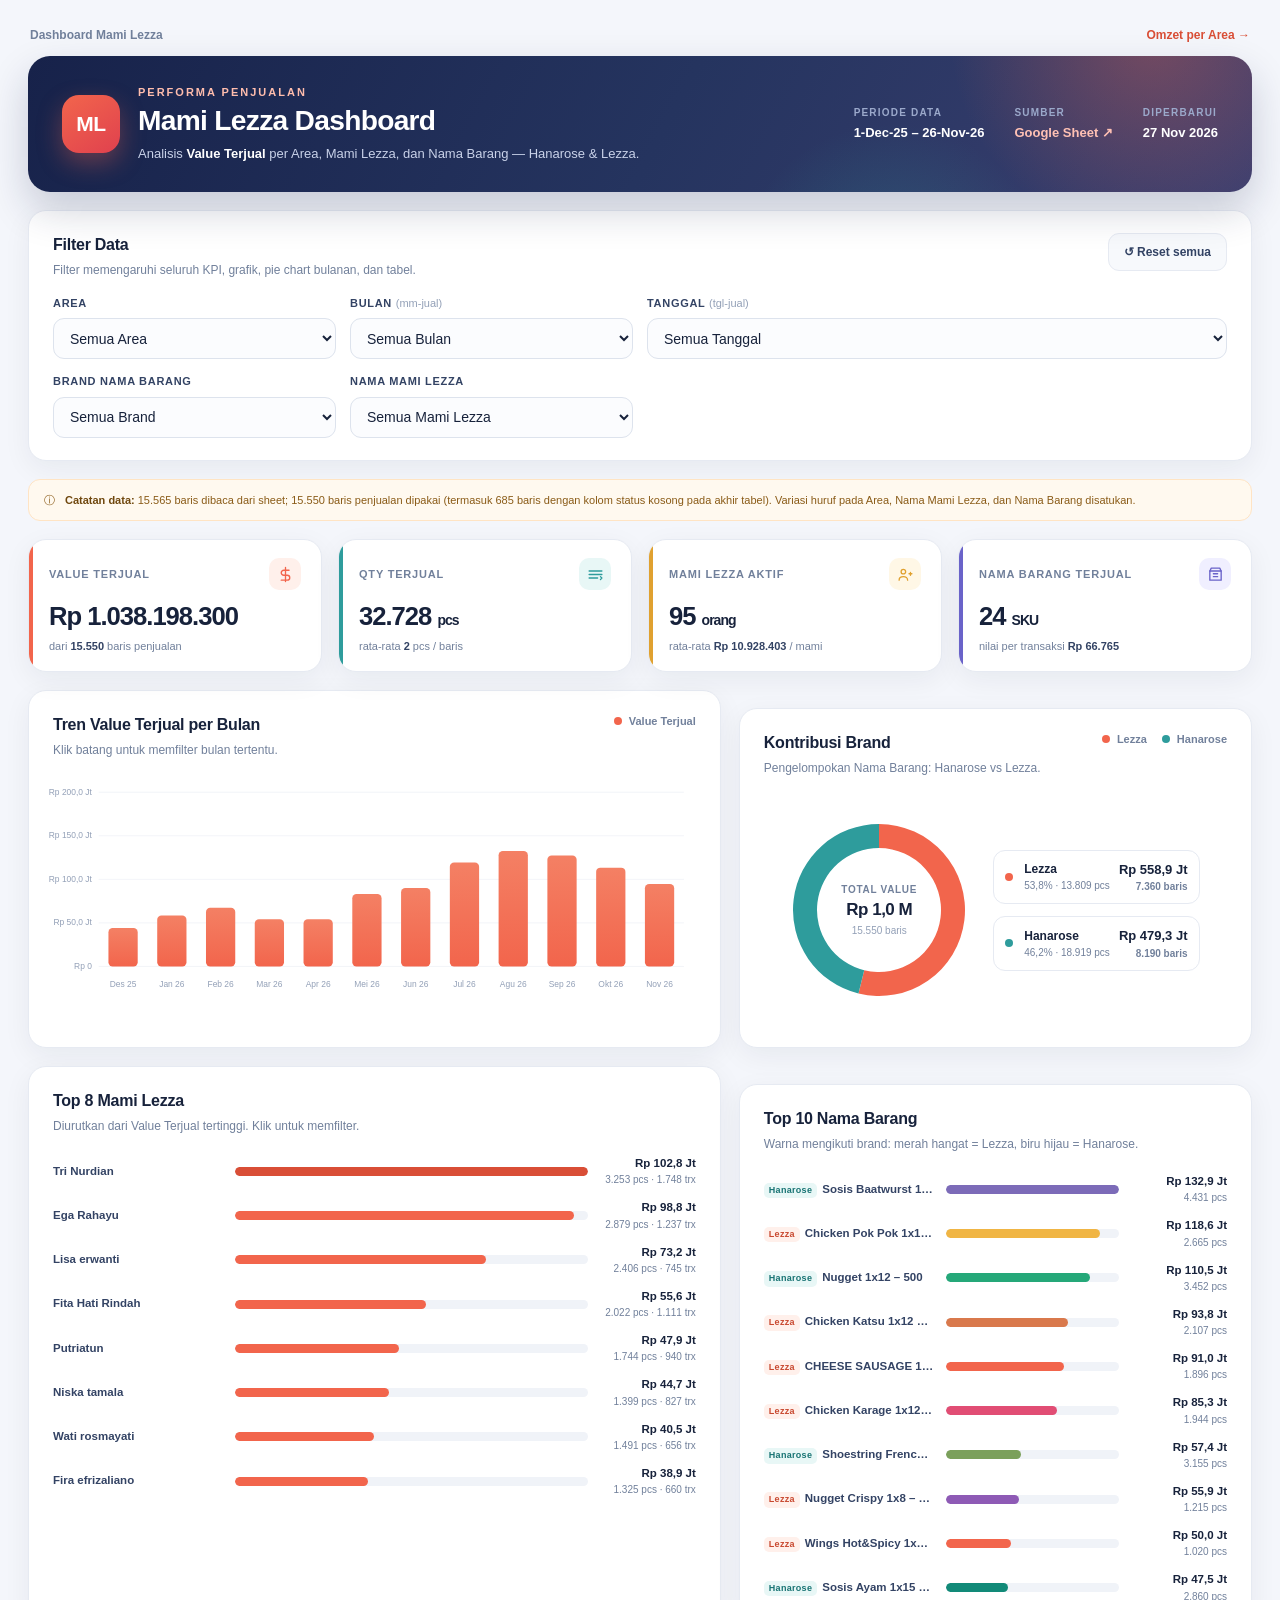
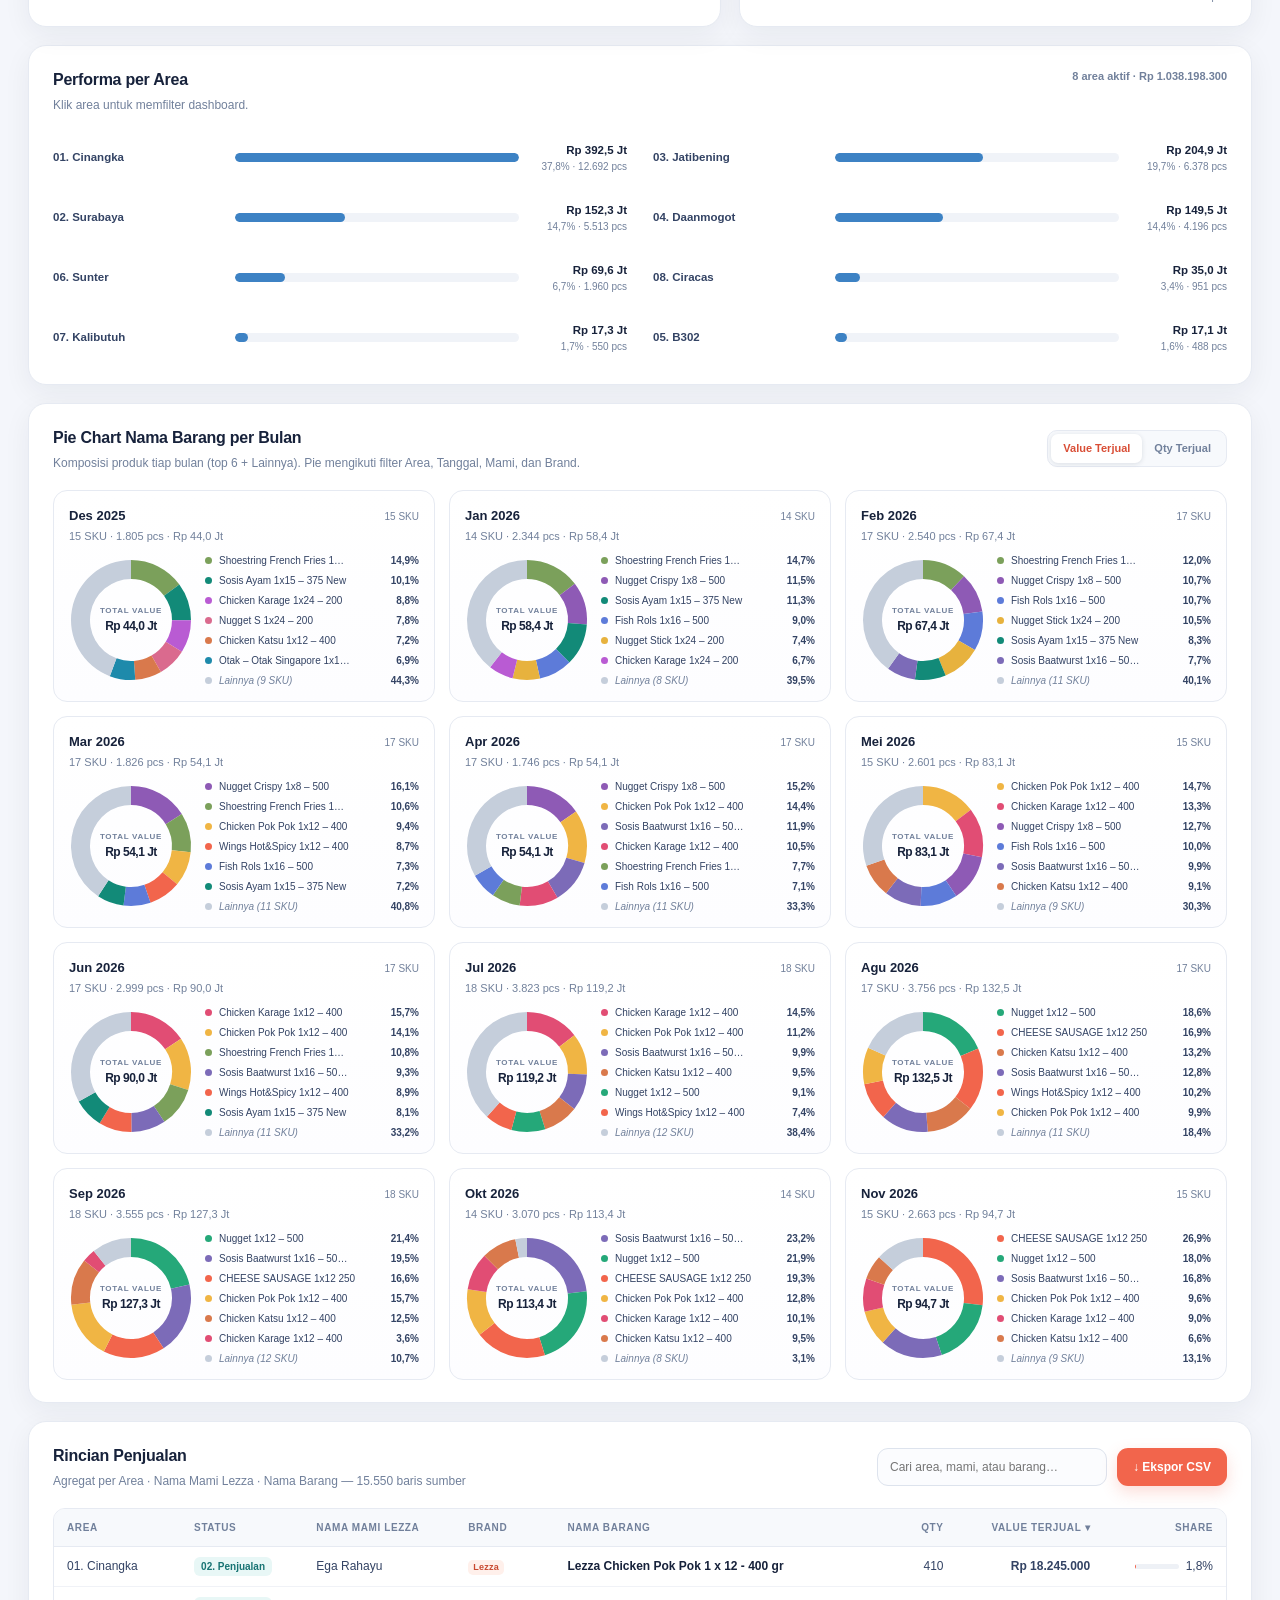
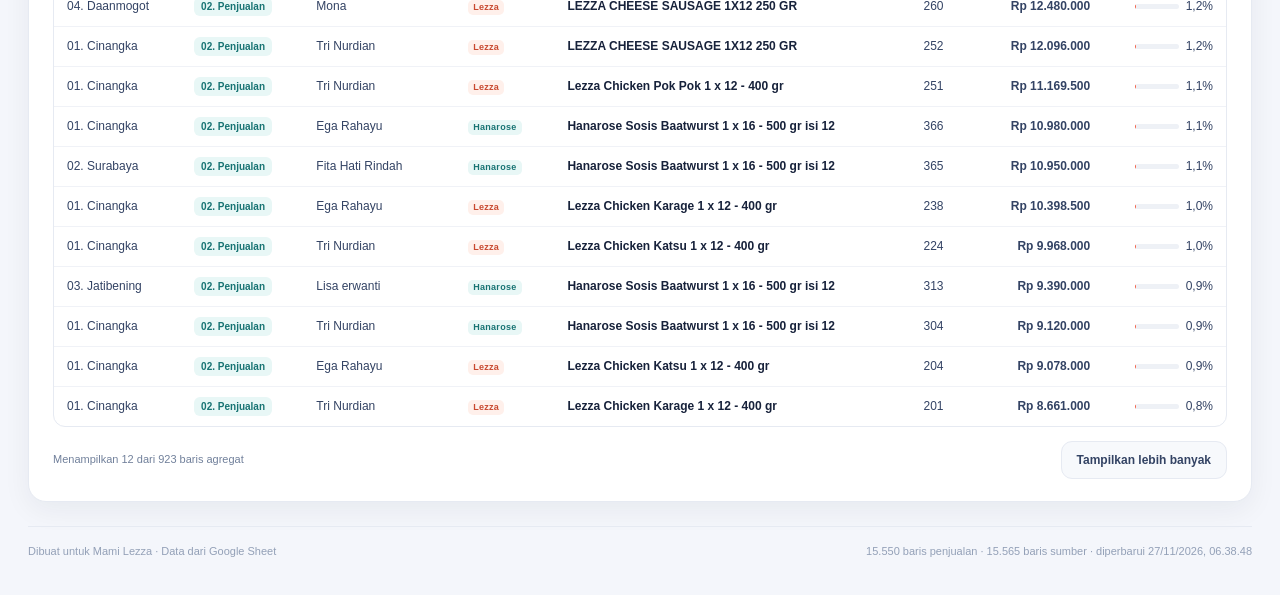
<file: mami.html>
<!doctype html>
<html lang="id">
<head>
  <meta charset="utf-8">
  <meta name="viewport" content="width=device-width, initial-scale=1">
  <meta name="description" content="Dashboard performa penjualan Mami Lezza: Area, Value Terjual, Nama Mami Lezza, dan Nama Barang (Hanarose & Lezza).">
  <link rel="icon" href="data:image/svg+xml,%3Csvg xmlns='http://www.w3.org/2000/svg' viewBox='0 0 64 64'%3E%3Crect width='64' height='64' rx='16' fill='%23F2654C'/%3E%3Ctext x='32' y='43' font-size='34' font-family='Arial' font-weight='bold' text-anchor='middle' fill='white'%3EM%3C/text%3E%3C/svg%3E">
  <title>Mami Lezza · Dashboard Penjualan</title>
  <link rel="stylesheet" href="styles.css">
</head>
<body>
  <div class="app-shell">
    <nav class="dash-nav" aria-label="Navigasi dashboard">
      <span class="dash-nav-title">Dashboard Mami Lezza</span>
      <span class="dash-nav-spacer"></span>
      <a href="index.html">Omzet per Area →</a>
    </nav>

    <header class="hero">
      <div class="hero-main">
        <div class="hero-mark">ML</div>
        <div>
          <p class="eyebrow">PERFORMA PENJUALAN</p>
          <h1>Mami Lezza Dashboard</h1>
          <p class="hero-sub">Analisis <strong>Value Terjual</strong> per Area, Mami Lezza, dan Nama Barang — Hanarose &amp; Lezza.</p>
        </div>
      </div>
      <div class="hero-meta">
        <div class="meta-item"><span class="meta-label">Periode data</span><strong id="period-label">—</strong></div>
        <div class="meta-item"><span class="meta-label">Sumber</span><a id="source-link" href="#" target="_blank" rel="noopener">Google Sheet ↗</a></div>
        <div class="meta-item"><span class="meta-label">Diperbarui</span><strong id="generated-label">—</strong></div>
      </div>
    </header>

    <section class="panel filter-panel" aria-label="Filter data">
      <div class="panel-head filter-head">
        <div>
          <h2>Filter Data</h2>
          <p>Filter memengaruhi seluruh KPI, grafik, pie chart bulanan, dan tabel.</p>
        </div>
        <button type="button" id="reset-btn" class="btn btn-ghost">↺ Reset semua</button>
      </div>
      <div class="filter-grid">
        <label class="field">
          <span>Area</span>
          <select id="area-filter"><option value="">Semua Area</option></select>
        </label>
        <label class="field">
          <span>Bulan <em>(mm-jual)</em></span>
          <select id="month-filter"><option value="">Semua Bulan</option></select>
        </label>
        <label class="field field-wide">
          <span>Tanggal <em>(tgl-jual)</em></span>
          <select id="date-filter"><option value="">Semua Tanggal</option></select>
        </label>
        <label class="field">
          <span>Brand Nama Barang</span>
          <select id="brand-filter">
            <option value="">Semua Brand</option>
            <option value="Lezza">Lezza</option>
            <option value="Hanarose">Hanarose</option>
          </select>
        </label>
        <label class="field">
          <span>Nama Mami Lezza</span>
          <select id="mami-filter"><option value="">Semua Mami Lezza</option></select>
        </label>
      </div>
      <div id="active-chips" class="chips" aria-live="polite"></div>
    </section>

    <section class="kpi-grid" id="kpi-grid" aria-label="Ringkasan KPI"></section>

    <section class="grid grid-2">
      <article class="panel chart-panel">
        <div class="panel-head">
          <div><h2>Tren Value Terjual per Bulan</h2><p>Klik batang untuk memfilter bulan tertentu.</p></div>
          <div class="legend-inline"><span class="dot" style="background:var(--accent)"></span>Value Terjual</div>
        </div>
        <div id="trend-chart" class="chart-body"></div>
        <p class="scroll-hint">↔ Geser grafik ke samping untuk melihat semua bulan</p>
      </article>

      <article class="panel chart-panel">
        <div class="panel-head">
          <div><h2>Kontribusi Brand</h2><p>Pengelompokan Nama Barang: Hanarose vs Lezza.</p></div>
          <div class="legend-inline"><span class="dot" style="background:var(--accent)"></span>Lezza <span class="dot dot-second" style="background:var(--teal)"></span>Hanarose</div>
        </div>
        <div id="brand-chart" class="chart-body brand-body"></div>
      </article>
    </section>

    <section class="grid grid-2">
      <article class="panel chart-panel">
        <div class="panel-head">
          <div><h2>Top 8 Mami Lezza</h2><p>Diurutkan dari Value Terjual tertinggi. Klik untuk memfilter.</p></div>
        </div>
        <div id="mami-chart" class="chart-body bars-body"></div>
      </article>

      <article class="panel chart-panel">
        <div class="panel-head">
          <div><h2>Top 10 Nama Barang</h2><p>Warna mengikuti brand: merah hangat = Lezza, biru hijau = Hanarose.</p></div>
        </div>
        <div id="product-chart" class="chart-body bars-body"></div>
      </article>
    </section>

    <section class="panel chart-panel">
      <div class="panel-head">
        <div><h2>Performa per Area</h2><p>Klik area untuk memfilter dashboard.</p></div>
        <div id="area-summary" class="legend-inline"></div>
      </div>
      <div id="area-chart" class="chart-body bars-body area-bars"></div>
    </section>

    <section class="panel" id="pie-section">
      <div class="panel-head pie-head">
        <div>
          <h2>Pie Chart Nama Barang per Bulan</h2>
          <p>Komposisi produk tiap bulan (top 6 + Lainnya). Pie mengikuti filter Area, Tanggal, Mami, dan Brand.</p>
        </div>
        <div class="segmented" role="group" aria-label="Metrik pie chart">
          <button type="button" class="seg active" data-metric="value">Value Terjual</button>
          <button type="button" class="seg" data-metric="qty">Qty Terjual</button>
        </div>
      </div>
      <div id="monthly-pies" class="pie-grid"></div>
    </section>

    <section class="panel table-panel" id="table-section">
      <div class="panel-head table-head">
        <div><h2>Rincian Penjualan</h2><p id="table-caption">Agregat per Area · Mami Lezza · Nama Barang</p></div>
        <div class="table-tools">
          <input type="search" id="table-search" placeholder="Cari area, mami, atau barang…" aria-label="Cari tabel">
          <button type="button" id="export-btn" class="btn btn-primary">↓ Ekspor CSV</button>
        </div>
      </div>
      <div class="table-wrap">
        <table>
          <thead>
            <tr>
              <th>Area</th>
              <th>Status</th>
              <th>Nama Mami Lezza</th>
              <th>Brand</th>
              <th>Nama Barang</th>
              <th class="num">Qty</th>
              <th class="num sortable" data-sort="value">Value Terjual ▾</th>
              <th class="num">Share</th>
            </tr>
          </thead>
          <tbody id="table-body"></tbody>
        </table>
      </div>
      <p class="scroll-hint">↔ Geser tabel ke samping untuk melihat semua kolom</p>
      <div class="table-footer">
        <span id="table-count">—</span>
        <button type="button" id="load-more" class="btn btn-ghost">Tampilkan lebih banyak</button>
      </div>
    </section>

    <footer class="footer">
      <span>Dibuat untuk Mami Lezza · Data dari Google Sheet</span>
      <span id="footer-meta">—</span>
    </footer>
  </div>

  <div id="tooltip" class="tooltip" role="tooltip" aria-hidden="true"></div>

  <script src="data.js"></script>
  <script src="app.js"></script>
</body>
</html>
</file>
<file: styles.css>
/* Mami Lezza Dashboard — dependency-free styling */
:root {
  --bg: #f4f6fb;
  --panel: #ffffff;
  --ink: #17223b;
  --ink-2: #334364;
  --muted: #71809b;
  --muted-2: #93a0b7;
  --line: #e6eaf2;
  --line-soft: #f0f2f7;
  --accent: #f2654c;
  --accent-dark: #d94e36;
  --accent-soft: #fff0eb;
  --teal: #2e9c9c;
  --teal-soft: #e8f7f6;
  --navy: #182449;
  --navy-2: #26335f;
  --radius: 18px;
  --radius-sm: 11px;
  --shadow: 0 8px 28px rgba(23, 34, 59, 0.06);
  --shadow-hover: 0 14px 36px rgba(23, 34, 59, 0.1);
}

* { box-sizing: border-box; }

html { scroll-behavior: smooth; }

body {
  margin: 0;
  background: var(--bg);
  color: var(--ink);
  font-family: -apple-system, BlinkMacSystemFont, "Segoe UI", "Inter", Roboto, "Helvetica Neue", Arial, sans-serif;
  font-size: 14px;
  line-height: 1.5;
  -webkit-font-smoothing: antialiased;
}

button, select, input { font: inherit; }
button { cursor: pointer; }
a { color: inherit; }

.app-shell {
  width: min(1480px, 100%);
  margin: 0 auto;
  padding: 26px 28px 36px;
}

/* ---------------------------------------------------------------- hero */
.hero {
  position: relative;
  overflow: hidden;
  display: flex;
  flex-wrap: wrap;
  align-items: center;
  justify-content: space-between;
  gap: 22px;
  padding: 28px 34px;
  border-radius: 22px;
  background: linear-gradient(118deg, #17224a 0%, #25345f 52%, #3a3f70 100%);
  color: #fff;
  box-shadow: 0 18px 40px rgba(20, 31, 68, 0.2);
}
.hero::before,
.hero::after {
  content: "";
  position: absolute;
  border-radius: 50%;
  pointer-events: none;
}
.hero::before {
  width: 420px; height: 420px;
  right: -110px; top: -230px;
  background: radial-gradient(circle, rgba(242, 101, 76, 0.34), transparent 68%);
}
.hero::after {
  width: 320px; height: 320px;
  right: 200px; bottom: -250px;
  background: radial-gradient(circle, rgba(46, 156, 156, 0.3), transparent 70%);
}
.hero-main { display: flex; align-items: center; gap: 18px; position: relative; z-index: 1; }
.hero-mark {
  flex: 0 0 auto;
  width: 58px; height: 58px;
  display: grid; place-items: center;
  border-radius: 17px;
  background: linear-gradient(145deg, #f2654c, #e0414e);
  font-size: 21px; font-weight: 800; letter-spacing: -0.5px;
  box-shadow: 0 10px 24px rgba(242, 101, 76, 0.35);
}
.eyebrow {
  margin: 0 0 3px;
  font-size: 11px; font-weight: 700; letter-spacing: 2px;
  color: #ffbdad;
}
.hero h1 { margin: 0; font-size: clamp(23px, 2.2vw, 31px); letter-spacing: -0.7px; line-height: 1.2; }
.hero-sub { margin: 7px 0 0; color: #c9d2e9; font-size: 13px; }
.hero-sub strong { color: #fff; }
.hero-meta {
  position: relative; z-index: 1;
  display: flex; gap: 30px; flex-wrap: wrap;
}
.meta-item { display: flex; flex-direction: column; gap: 3px; }
.meta-label { font-size: 10px; text-transform: uppercase; letter-spacing: 1.2px; color: #9ba9cb; font-weight: 700; }
.meta-item strong { font-size: 13px; font-weight: 600; }
.meta-item a { font-size: 13px; font-weight: 600; color: #ffc1b4; text-decoration: none; }
.meta-item a:hover { text-decoration: underline; }

/* --------------------------------------------------------------- panel */
.panel {
  background: var(--panel);
  border: 1px solid var(--line);
  border-radius: var(--radius);
  box-shadow: var(--shadow);
  padding: 22px 24px;
}
.panel + .panel, .grid + .panel, .panel + .grid, .grid + .grid, .kpi-grid + .grid { margin-top: 18px; }
.panel-head {
  display: flex; align-items: flex-start; justify-content: space-between; gap: 16px;
  margin-bottom: 18px;
}
.panel-head h2 { margin: 0; font-size: 16px; letter-spacing: -0.25px; }
.panel-head p { margin: 4px 0 0; color: var(--muted); font-size: 12px; }

/* -------------------------------------------------------------- filter */
.filter-panel { margin-top: 18px; }
.filter-head { margin-bottom: 16px; }
.filter-grid {
  display: grid;
  grid-template-columns: repeat(4, minmax(0, 1fr));
  gap: 14px;
}
.field { display: flex; flex-direction: column; gap: 7px; min-width: 0; }
.field-wide { grid-column: span 2; }
.field > span { font-size: 11px; font-weight: 700; color: var(--ink-2); text-transform: uppercase; letter-spacing: 0.7px; }
.field > span em { font-style: normal; color: var(--muted-2); font-weight: 500; text-transform: none; letter-spacing: 0; }
select, input[type="search"] {
  width: 100%;
  height: 41px;
  padding: 0 12px;
  border: 1px solid #dde3ed;
  border-radius: var(--radius-sm);
  background: #fbfcfe;
  color: var(--ink);
  outline: none;
  transition: border-color .15s, box-shadow .15s, background .15s;
}
select:hover, input[type="search"]:hover { border-color: #c7d0df; }
select:focus, input[type="search"]:focus {
  border-color: var(--accent);
  background: #fff;
  box-shadow: 0 0 0 3px rgba(242, 101, 76, 0.12);
}
select[disabled] { opacity: .45; cursor: not-allowed; }

.btn {
  display: inline-flex; align-items: center; justify-content: center; gap: 7px;
  height: 38px; padding: 0 15px;
  border-radius: var(--radius-sm);
  border: 1px solid transparent;
  font-size: 12px; font-weight: 700;
  white-space: nowrap;
  transition: transform .12s, background .15s, border-color .15s, box-shadow .15s;
}
.btn:active { transform: translateY(1px); }
.btn-ghost { background: #f7f9fc; border-color: var(--line); color: var(--ink-2); }
.btn-ghost:hover { background: #eef2f8; border-color: #d7dfec; }
.btn-primary { background: var(--accent); color: #fff; box-shadow: 0 6px 16px rgba(242, 101, 76, 0.22); }
.btn-primary:hover { background: var(--accent-dark); }
.btn:disabled { opacity: .45; cursor: not-allowed; box-shadow: none; }

.chips { display: flex; flex-wrap: wrap; gap: 8px; margin-top: 14px; }
.chips:empty { display: none; }
.chip {
  display: inline-flex; align-items: center; gap: 8px;
  padding: 5px 7px 5px 11px;
  border-radius: 999px;
  background: var(--accent-soft);
  border: 1px solid #ffd9cd;
  color: #b13d28;
  font-size: 11px; font-weight: 700;
}
.chip button {
  width: 17px; height: 17px; padding: 0;
  display: grid; place-items: center;
  border: 0; border-radius: 50%;
  background: rgba(177, 61, 40, 0.12);
  color: #b13d28; font-size: 12px; line-height: 1;
}
.chip button:hover { background: rgba(177, 61, 40, 0.25); }

/* ----------------------------------------------------------------- KPI */
.kpi-grid {
  display: grid;
  grid-template-columns: repeat(4, minmax(0, 1fr));
  gap: 16px;
  margin-top: 18px;
}
.kpi-card {
  position: relative;
  overflow: hidden;
  background: var(--panel);
  border: 1px solid var(--line);
  border-radius: var(--radius);
  padding: 18px 20px 17px;
  box-shadow: var(--shadow);
  transition: box-shadow .18s, transform .18s;
}
.kpi-card:hover { box-shadow: var(--shadow-hover); transform: translateY(-2px); }
.kpi-card::before {
  content: "";
  position: absolute; left: 0; top: 0; bottom: 0; width: 4px;
  background: var(--tone, var(--accent));
}
.kpi-top { display: flex; align-items: center; justify-content: space-between; gap: 10px; }
.kpi-label { font-size: 11px; font-weight: 700; color: var(--muted); text-transform: uppercase; letter-spacing: .8px; }
.kpi-icon {
  width: 32px; height: 32px;
  display: grid; place-items: center;
  border-radius: 10px;
  background: var(--tone-soft, var(--accent-soft));
  color: var(--tone, var(--accent));
}
.kpi-icon svg { width: 17px; height: 17px; stroke: currentColor; fill: none; stroke-width: 1.9; stroke-linecap: round; stroke-linejoin: round; }
.kpi-value { margin-top: 12px; font-size: clamp(21px, 2vw, 28px); font-weight: 800; letter-spacing: -1px; line-height: 1.15; }
.kpi-sub { margin-top: 6px; font-size: 11px; color: var(--muted); }
.kpi-sub strong { color: var(--ink-2); }

/* --------------------------------------------------------------- grid */
.grid { display: grid; gap: 18px; margin-top: 18px; }
.grid-2 { grid-template-columns: minmax(0, 1.35fr) minmax(0, 1fr); }
.chart-panel { min-width: 0; }
.chart-body { min-height: 230px; }
.legend-inline { display: flex; align-items: center; gap: 7px; flex-wrap: wrap; font-size: 11px; color: var(--muted); font-weight: 600; }
.dot { width: 8px; height: 8px; border-radius: 50%; display: inline-block; }
.dot-second { margin-left: 8px; }

/* --------------------------------------------------------------- trend */
.trend-wrap { width: 100%; }
.trend-svg { display: block; width: 100%; height: auto; overflow: visible; }
.trend-grid { stroke: var(--line-soft); stroke-width: 1; }
.trend-axis { fill: var(--muted-2); font-size: 10px; font-family: inherit; }
.trend-bar { fill: url(#barGradient); cursor: pointer; transition: opacity .15s; }
.trend-bar:hover, .trend-bar.selected { fill: var(--accent-dark); }
.trend-bar-wrap:hover .trend-bar { fill: var(--accent-dark); }
.trend-value { fill: var(--ink-2); font-size: 10px; font-weight: 700; font-family: inherit; pointer-events: none; }

/* --------------------------------------------------------------- donut */
.brand-body { display: flex; align-items: center; justify-content: center; gap: 26px; flex-wrap: wrap; }
.donut-wrap { position: relative; flex: 0 0 auto; }
.donut-svg { display: block; }
.donut-segment { transition: opacity .15s, transform .15s; transform-origin: center; cursor: pointer; }
.donut-segment:hover { opacity: .8; }
.donut-center {
  position: absolute; inset: 0;
  display: flex; flex-direction: column; align-items: center; justify-content: center;
  pointer-events: none; text-align: center;
}
.donut-center small { color: var(--muted); font-size: 10px; font-weight: 700; text-transform: uppercase; letter-spacing: .7px; }
.donut-center strong { font-size: 17px; letter-spacing: -.5px; }
.donut-center span { color: var(--muted-2); font-size: 10px; }
.brand-legend { display: flex; flex-direction: column; gap: 12px; min-width: 180px; }
.brand-legend-row {
  display: grid; grid-template-columns: 10px 1fr auto; align-items: center; gap: 9px;
  padding: 9px 11px; border: 1px solid var(--line); border-radius: 12px; cursor: pointer;
  transition: background .15s, border-color .15s;
}
.brand-legend-row:hover { background: #fafbfd; border-color: #d6deeb; }
.brand-legend-name { font-size: 12px; font-weight: 700; }
.brand-legend-name small { display: block; color: var(--muted); font-weight: 500; font-size: 10px; }
.brand-legend-value { text-align: right; font-size: 13px; font-weight: 800; }
.brand-legend-value small { display: block; color: var(--muted); font-size: 10px; font-weight: 600; }

/* ---------------------------------------------------------------- bars */
.bars-body { display: flex; flex-direction: column; gap: 12px; padding-top: 2px; }
.bar-row { display: grid; grid-template-columns: minmax(110px, 170px) minmax(60px, 1fr) 96px; align-items: center; gap: 12px; }
.bar-row.clickable { cursor: pointer; }
.bar-row.clickable:hover .bar-name { color: var(--accent-dark); }
.bar-name { font-size: 11.5px; font-weight: 600; color: var(--ink-2); overflow: hidden; text-overflow: ellipsis; white-space: nowrap; }
.bar-track { height: 9px; border-radius: 99px; background: #f0f3f8; overflow: hidden; }
.bar-fill { height: 100%; border-radius: 99px; background: var(--bar-color, var(--accent)); min-width: 2px; transition: width .35s ease; }
.bar-value { text-align: right; font-size: 11.5px; font-weight: 800; white-space: nowrap; }
.bar-value small { display: block; color: var(--muted); font-size: 10px; font-weight: 500; }
.brand-tag {
  display: inline-block; margin-right: 5px; padding: 1px 5px;
  border-radius: 5px; font-size: 9px; font-weight: 800; letter-spacing: .3px;
}
.brand-tag.lezza { background: var(--accent-soft); color: #c8482f; }
.brand-tag.hanarose { background: var(--teal-soft); color: #177373; }
.area-bars { display: grid; grid-template-columns: repeat(2, minmax(0, 1fr)); gap: 12px 26px; }

/* ---------------------------------------------------------- monthly pies */
.pie-head { align-items: center; }
.segmented { display: inline-flex; padding: 3px; border: 1px solid var(--line); border-radius: 10px; background: #f7f9fc; }
.seg {
  border: 0; background: transparent; color: var(--muted);
  padding: 6px 12px; border-radius: 7px; font-size: 11px; font-weight: 700;
}
.seg.active { background: #fff; color: var(--accent-dark); box-shadow: 0 1px 5px rgba(20, 30, 60, .12); }
.pie-grid { display: grid; grid-template-columns: repeat(3, minmax(0, 1fr)); gap: 14px; margin-top: 4px; }
.pie-card {
  border: 1px solid var(--line);
  border-radius: 14px;
  padding: 15px 15px 13px;
  background: linear-gradient(180deg, #fff, #fdfdff);
  transition: box-shadow .15s, transform .15s;
}
.pie-card:hover { box-shadow: var(--shadow-hover); transform: translateY(-2px); }
.pie-card-head { display: flex; align-items: baseline; justify-content: space-between; gap: 8px; }
.pie-card-head h3 { margin: 0; font-size: 13px; }
.pie-card-head span { font-size: 10px; color: var(--muted); }
.pie-card-total { margin: 3px 0 8px; font-size: 11px; color: var(--muted); }
.pie-card-total strong { color: var(--ink); font-size: 13px; }
.pie-card-body { display: flex; align-items: center; gap: 12px; }
.pie-card-body .donut-wrap { width: 124px; height: 124px; }
.pie-card-body .donut-center strong { font-size: 12px; }
.pie-card-body .donut-center small { font-size: 8px; }
.pie-legend { flex: 1; min-width: 0; display: flex; flex-direction: column; gap: 5px; }
.pie-legend-row { display: grid; grid-template-columns: 8px minmax(0, 1fr) auto; align-items: center; gap: 6px; font-size: 10px; }
.pie-legend-row .dot { width: 7px; height: 7px; }
.pie-legend-name { color: var(--ink-2); overflow: hidden; text-overflow: ellipsis; white-space: nowrap; }
.pie-legend-pct { font-weight: 800; color: var(--ink-2); }
.pie-legend-row.other .pie-legend-name { color: var(--muted); font-style: italic; }
.empty-pie { color: var(--muted); font-size: 12px; padding: 26px 4px; text-align: center; }

/* --------------------------------------------------------------- table */
.table-head { align-items: center; }
.table-tools { display: flex; gap: 10px; align-items: center; }
.table-tools input { width: 230px; height: 38px; font-size: 12px; }
.table-wrap { overflow-x: auto; border: 1px solid var(--line); border-radius: 12px; }
table { width: 100%; border-collapse: collapse; font-size: 12px; min-width: 900px; }
thead th {
  position: sticky; top: 0; z-index: 1;
  background: #f7f9fc;
  text-align: left; font-size: 10px; font-weight: 800;
  text-transform: uppercase; letter-spacing: .6px; color: var(--muted);
  padding: 11px 13px; border-bottom: 1px solid var(--line);
  white-space: nowrap;
}
thead th.num, tbody td.num { text-align: right; }
thead th.sortable { cursor: pointer; user-select: none; }
thead th.sortable:hover { color: var(--accent-dark); }
tbody td { padding: 10px 13px; border-bottom: 1px solid var(--line-soft); color: var(--ink-2); vertical-align: middle; }
tbody tr:last-child td { border-bottom: 0; }
tbody tr:hover { background: #fbfcff; }
tbody td.barang { font-weight: 600; color: var(--ink); max-width: 320px; }
.status-pill {
  display: inline-block; padding: 2px 7px; border-radius: 6px;
  background: var(--teal-soft); color: #177373; font-size: 10px; font-weight: 700; white-space: nowrap;
}
.share-cell { display: flex; align-items: center; justify-content: flex-end; gap: 7px; }
.share-cell .mini-track { width: 44px; height: 5px; border-radius: 99px; background: #eef1f6; overflow: hidden; }
.share-cell .mini-fill { height: 100%; background: var(--accent); border-radius: 99px; }
.table-footer { display: flex; align-items: center; justify-content: space-between; gap: 12px; margin-top: 14px; }
.table-footer span { font-size: 11px; color: var(--muted); }
.no-rows { text-align: center; color: var(--muted); padding: 36px 12px !important; }

/* --------------------------------------------------------------- misc */
.footer {
  display: flex; justify-content: space-between; flex-wrap: wrap; gap: 8px;
  margin-top: 24px; padding-top: 16px;
  border-top: 1px solid var(--line);
  color: var(--muted-2); font-size: 11px;
}
.tooltip {
  position: fixed; z-index: 50; pointer-events: none;
  max-width: 270px;
  padding: 9px 11px;
  border-radius: 10px;
  background: rgba(19, 29, 54, .95);
  color: #fff; font-size: 11px; line-height: 1.5;
  box-shadow: 0 10px 25px rgba(0, 0, 0, .2);
  opacity: 0; transform: translateY(4px);
  transition: opacity .12s, transform .12s;
}
.tooltip.show { opacity: 1; transform: translateY(0); }
.tooltip strong { display: block; font-size: 12px; margin-bottom: 2px; }
.tooltip span { color: #c2cce2; }
.note-banner {
  display: flex; align-items: flex-start; gap: 10px;
  margin-top: 18px; padding: 12px 15px;
  border: 1px solid #ffe4c4; border-radius: 12px;
  background: #fff9ef; color: #8a5b17; font-size: 11px;
}
.note-banner strong { color: #6f470d; }

/* ---------------------------------------------------------- responsive */
@media (max-width: 1180px) {
  .filter-grid, .filter-grid-3 { grid-template-columns: repeat(2, minmax(0, 1fr)); }
  .kpi-grid { grid-template-columns: repeat(2, minmax(0, 1fr)); }
  .pie-grid { grid-template-columns: repeat(2, minmax(0, 1fr)); }
}
@media (max-width: 960px) {
  .grid-2 { grid-template-columns: 1fr; }
  .hero { padding: 24px; }
  .hero-meta { gap: 20px; }
  .area-bars { grid-template-columns: 1fr; }
}
/* ------------------------------------------------ omzet per area page */
.dash-nav {
  display: flex; align-items: center; gap: 14px; flex-wrap: wrap;
  margin-bottom: 12px; padding: 0 2px;
  font-size: 12px;
}
.dash-nav a { color: var(--accent-dark); font-weight: 700; text-decoration: none; }
.dash-nav a:hover { text-decoration: underline; }
.dash-nav-title { color: var(--muted); font-weight: 600; }
.dash-nav-spacer { flex: 1; }
.sync-badge {
  display: inline-flex; align-items: center; gap: 7px;
  padding: 5px 11px; border-radius: 999px;
  background: #eaf7f2; border: 1px solid #cae9dc;
  color: #1a7a5e; font-size: 11px; font-weight: 700;
}
.sync-badge.warn { background: #fff7e6; border-color: #ffe0ae; color: #97681a; }
.sync-dot {
  width: 7px; height: 7px; border-radius: 50%;
  background: #22a06b; box-shadow: 0 0 0 3px rgba(34, 160, 107, .16);
  animation: pulse 2s infinite;
}
.sync-badge.warn .sync-dot { background: #e8a326; box-shadow: 0 0 0 3px rgba(232, 163, 38, .16); animation: none; }
@keyframes pulse { 0%,100% { opacity: 1; } 50% { opacity: .4; } }
.sync-badge.live .sync-dot { animation-duration: 1s; }
.hero-area { background: linear-gradient(118deg, #143a44 0%, #1d5560 55%, #2e6a6b 100%); }
.hero-area .eyebrow { color: #a6e3dc; }
.hero-mark-teal { background: linear-gradient(145deg, #2e9c9c, #1d7a8c); box-shadow: 0 10px 24px rgba(46, 156, 156, .35); }
.btn-refresh { background: rgba(255,255,255,.13); border-color: rgba(255,255,255,.3); color: #fff; height: 36px; }
.btn-refresh:hover { background: rgba(255,255,255,.22); }
.filter-grid-3 { grid-template-columns: repeat(3, minmax(0, 1fr)); }
.area-ranking .bar-row { grid-template-columns: minmax(130px, 190px) minmax(80px, 1fr) 140px; }
.area-ranking .bar-name { font-size: 12px; font-weight: 700; }

.heatmap-wrap { overflow-x: auto; }
.heat-table { width: 100%; min-width: 840px; border-collapse: separate; border-spacing: 4px; }
.heat-table th {
  position: static; background: transparent; border: 0;
  font-size: 10px; text-transform: uppercase; letter-spacing: .5px; color: var(--muted);
  padding: 5px 8px; white-space: nowrap;
}
.heat-table tbody th { text-align: left; color: var(--ink-2); font-weight: 700; font-size: 11px; }
.heat-cell {
  border-radius: 7px; padding: 11px 8px !important;
  font-size: 10.5px; font-weight: 700; cursor: default;
  transition: transform .12s, box-shadow .12s;
}
.heat-cell:hover { transform: scale(1.03); box-shadow: 0 4px 12px rgba(20, 40, 70, .14); }
.heat-total { font-weight: 800; color: var(--ink); white-space: nowrap; }
.heat-legend { display: inline-flex; gap: 2px; }
.heat-legend i { width: 16px; height: 9px; border-radius: 2px; display: inline-block; }
.heat-legend i:nth-child(1) { background: rgba(46,156,156,.1); }
.heat-legend i:nth-child(2) { background: rgba(46,156,156,.3); }
.heat-legend i:nth-child(3) { background: rgba(46,156,156,.5); }
.heat-legend i:nth-child(4) { background: rgba(46,156,156,.7); }
.heat-legend i:nth-child(5) { background: rgba(46,156,156,.9); }
.legend-line { display: flex; flex-wrap: wrap; gap: 14px; justify-content: center; margin-top: 8px; }
.legend-click {
  display: inline-flex; align-items: center; gap: 6px;
  font-size: 11px; color: var(--ink-2); font-weight: 600; cursor: pointer;
}
.legend-click:hover { color: var(--accent-dark); }
.trend-point { cursor: pointer; transition: r .12s; }
.trend-point:hover { r: 6; }

.scroll-hint { display: none; }

@media (max-width: 640px) {
  .app-shell { padding: 12px 12px 26px; }

  /* navigation + sync badge */
  .dash-nav { gap: 8px 10px; margin-bottom: 10px; font-size: 11px; }
  .dash-nav-spacer { display: none; }
  .sync-badge { padding: 4px 9px; font-size: 10px; }
  .sync-dot { width: 6px; height: 6px; }

  /* hero */
  .hero { border-radius: 14px; padding: 16px 16px 18px; gap: 14px; }
  .hero-main { gap: 12px; }
  .hero-mark { width: 42px; height: 42px; border-radius: 11px; font-size: 15px; }
  .eyebrow { font-size: 9px; letter-spacing: 1.3px; }
  .hero h1 { font-size: 22px; letter-spacing: -0.5px; }
  .hero-sub { font-size: 11.5px; margin-top: 5px; }
  .hero-meta { width: 100%; justify-content: flex-start; gap: 10px 20px; }
  .meta-label { font-size: 9px; letter-spacing: 0.8px; }
  .meta-item strong, .meta-item a { font-size: 11.5px; }
  .btn-refresh { height: 32px; font-size: 11px; padding: 0 11px; }

  /* panels + filters */
  .panel { padding: 14px; border-radius: 14px; }
  .panel + .panel, .grid + .panel, .panel + .grid, .grid + .grid, .kpi-grid + .grid { margin-top: 12px; }
  .panel-head { margin-bottom: 14px; gap: 10px; }
  .panel-head h2 { font-size: 14.5px; }
  .panel-head p { font-size: 11px; }
  .filter-grid, .filter-grid-3 { grid-template-columns: 1fr; gap: 10px; }
  .field-wide { grid-column: span 1; }
  .filter-head, .panel-head, .pie-head, .table-head { flex-direction: column; align-items: flex-start; }
  .filter-head .btn, .table-tools .btn { width: 100%; }
  .table-tools { width: 100%; flex-direction: column; align-items: stretch; }
  .table-tools input { width: 100%; }
  select, input[type="search"] { height: 40px; font-size: 16px; } /* 16px mencegah zoom otomatis di iOS */

  /* KPI */
  .kpi-grid { grid-template-columns: 1fr 1fr; gap: 8px; }
  .kpi-card { padding: 12px; }
  .kpi-label { font-size: 9.5px; letter-spacing: 0.5px; }
  .kpi-icon { width: 26px; height: 26px; border-radius: 8px; }
  .kpi-icon svg { width: 14px; height: 14px; }
  .kpi-value { margin-top: 10px; font-size: 17px; letter-spacing: -0.7px; overflow-wrap: anywhere; }
  .kpi-sub { font-size: 10px; }

  /* bar charts: nama + nilai di baris 1, batang di baris 2 */
  .bar-row, .area-ranking .bar-row {
    grid-template-columns: minmax(0, 1fr) auto;
    grid-template-areas: "name value" "track track";
    gap: 5px 8px;
  }
  .bar-row .bar-name, .area-ranking .bar-row .bar-name { grid-area: name; font-size: 11px; }
  .bar-row .bar-track, .area-ranking .bar-row .bar-track { grid-area: track; }
  .bar-row .bar-value, .area-ranking .bar-row .bar-value { grid-area: value; font-size: 11px; }
  .bar-value small { display: inline; margin-left: 6px; }
  .bars-body { gap: 14px; }
  .area-bars { gap: 14px; }

  /* grafik tren: digeser, bukan dipampatkan sampai label bertumpukan */
  .trend-wrap, .heatmap-wrap, .table-wrap { -webkit-overflow-scrolling: touch; }
  .trend-wrap { overflow-x: auto; padding-bottom: 4px; }
  .trend-svg { width: 680px; min-width: 680px; height: auto; }
  .legend-line { gap: 8px 14px; }
  .scroll-hint {
    display: block; margin: 7px 0 0;
    color: var(--muted); font-size: 10.5px; text-align: center;
  }
  /* pertama kolom tetap terlihat saat tabel digeser */
  .heat-table thead th:first-child, .heat-table tbody th,
  .table-wrap table thead th:first-child, .table-wrap table tbody td:first-child {
    position: sticky; left: 0; background: var(--panel); z-index: 2;
  }
  .heat-table thead th:first-child, .heat-table tbody th { box-shadow: 1px 0 0 var(--line); }
  .table-wrap table thead th:first-child { background: #f7f9fc; z-index: 3; }
  .table-wrap table tbody td:first-child { box-shadow: 1px 0 0 var(--line); }

  /* komposisi brand */
  .brand-body { gap: 16px; }
  .brand-legend { min-width: 0; width: 100%; }

  .pie-grid { grid-template-columns: 1fr; }
  .footer { flex-direction: column; align-items: flex-start; gap: 4px; }
  .tooltip { max-width: 230px; font-size: 10.5px; }
}
</file>
